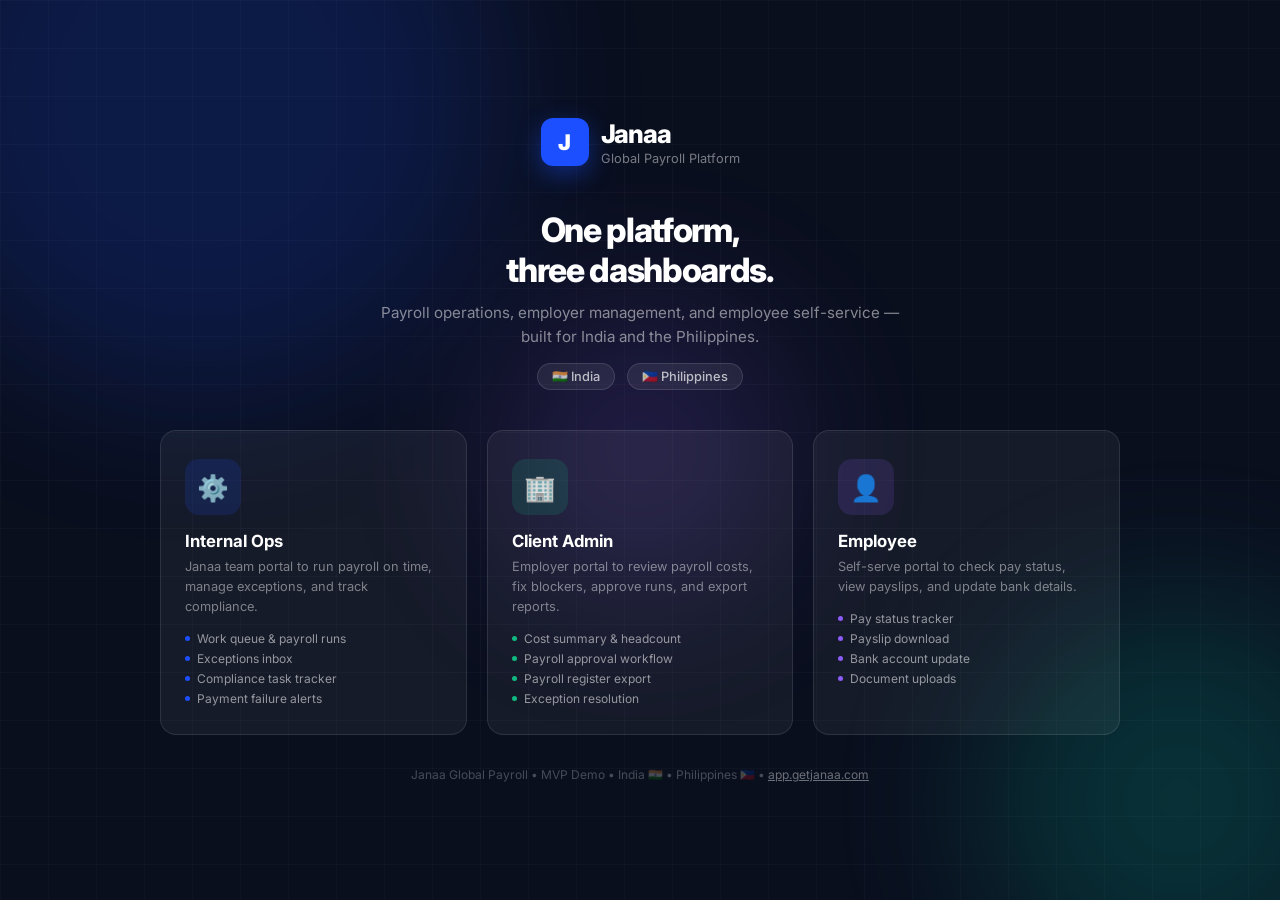
<file: index.html>
<!DOCTYPE html>
<html lang="en">
<head>
  <meta charset="UTF-8">
  <meta name="viewport" content="width=device-width, initial-scale=1.0">
  <title>Janaa — Global Payroll Dashboard</title>
  <link rel="preconnect" href="https://fonts.googleapis.com">
  <link href="https://fonts.googleapis.com/css2?family=Inter:wght@300;400;500;600;700;800&display=swap" rel="stylesheet">
  <style>
    *, *::before, *::after { box-sizing: border-box; margin: 0; padding: 0; }
    html { font-size: 16px; -webkit-font-smoothing: antialiased; }

    body {
      font-family: 'Inter', -apple-system, sans-serif;
      background: #0A0F1E;
      min-height: 100vh;
      display: flex;
      flex-direction: column;
      align-items: center;
      justify-content: center;
      padding: 24px;
      position: relative;
      overflow: hidden;
    }

    /* Animated background */
    .bg-blobs {
      position: fixed; inset: 0; z-index: 0; pointer-events: none;
    }
    .blob {
      position: absolute;
      border-radius: 50%;
      filter: blur(80px);
      opacity: .18;
      animation: blobFloat 8s ease-in-out infinite;
    }
    .blob-1 { width: 600px; height: 600px; background: #1B4FFF; top: -200px; left: -100px; animation-delay: 0s; }
    .blob-2 { width: 400px; height: 400px; background: #00C9A7; bottom: -100px; right: -100px; animation-delay: 3s; }
    .blob-3 { width: 300px; height: 300px; background: #8B5CF6; top: 50%; left: 50%; transform: translate(-50%,-50%); animation-delay: 1.5s; }
    @keyframes blobFloat {
      0%, 100% { transform: translate(0, 0) scale(1); }
      50% { transform: translate(20px, -20px) scale(1.05); }
    }

    /* Grid lines */
    .bg-grid {
      position: fixed; inset: 0; z-index: 0;
      background-image:
        linear-gradient(rgba(255,255,255,.025) 1px, transparent 1px),
        linear-gradient(90deg, rgba(255,255,255,.025) 1px, transparent 1px);
      background-size: 48px 48px;
    }

    .login-container {
      position: relative; z-index: 1;
      width: 100%; max-width: 960px;
    }

    /* Top brand */
    .brand {
      display: flex; align-items: center; gap: 12px;
      margin-bottom: 44px;
      justify-content: center;
    }
    .brand-mark {
      width: 48px; height: 48px;
      background: #1B4FFF;
      border-radius: 12px;
      display: flex; align-items: center; justify-content: center;
      font-weight: 900; font-size: 1.35rem; color: #fff;
      box-shadow: 0 8px 24px rgba(27,79,255,.4);
    }
    .brand-name {
      font-size: 1.6rem; font-weight: 800; color: #fff;
      letter-spacing: -.04em;
    }
    .brand-sub {
      font-size: .8rem; color: rgba(255,255,255,.45);
      margin-top: 2px;
    }

    /* Hero text */
    .hero-text {
      text-align: center;
      margin-bottom: 40px;
    }
    .hero-text h1 {
      font-size: 2.1rem;
      font-weight: 800;
      color: #fff;
      letter-spacing: -.04em;
      margin-bottom: 10px;
      line-height: 1.2;
    }
    .hero-text p {
      font-size: .95rem;
      color: rgba(255,255,255,.5);
      max-width: 520px;
      margin: 0 auto;
      line-height: 1.6;
    }
    .hero-countries {
      display: flex; align-items: center; justify-content: center;
      gap: 12px; margin-top: 14px;
    }
    .country-chip {
      display: flex; align-items: center; gap: 6px;
      background: rgba(255,255,255,.07);
      border: 1px solid rgba(255,255,255,.12);
      border-radius: 99px;
      padding: 5px 14px;
      font-size: .8rem; color: rgba(255,255,255,.7);
      font-weight: 500;
    }

    /* Role cards */
    .roles-grid {
      display: grid;
      grid-template-columns: repeat(3, 1fr);
      gap: 20px;
      margin-bottom: 32px;
    }

    .role-card {
      background: rgba(255,255,255,.05);
      border: 1px solid rgba(255,255,255,.1);
      border-radius: 16px;
      padding: 28px 24px;
      cursor: pointer;
      transition: all .22s ease;
      position: relative;
      overflow: hidden;
    }
    .role-card:hover {
      background: rgba(255,255,255,.09);
      border-color: rgba(255,255,255,.2);
      transform: translateY(-3px);
    }
    .role-card.selected {
      border-color: var(--accent-color);
      background: rgba(var(--accent-rgb), .12);
      box-shadow: 0 0 0 2px var(--accent-color), 0 8px 32px rgba(0,0,0,.2);
    }

    .role-icon {
      width: 56px; height: 56px;
      border-radius: 14px;
      display: flex; align-items: center; justify-content: center;
      font-size: 1.6rem;
      margin-bottom: 16px;
    }

    .role-name {
      font-size: 1.05rem; font-weight: 700; color: #fff;
      margin-bottom: 6px;
    }
    .role-desc {
      font-size: .8rem; color: rgba(255,255,255,.45);
      line-height: 1.55;
      margin-bottom: 14px;
    }

    .role-features {
      display: flex; flex-direction: column; gap: 5px;
    }
    .role-feature {
      display: flex; align-items: center; gap: 7px;
      font-size: .75rem; color: rgba(255,255,255,.55);
    }
    .feature-dot {
      width: 5px; height: 5px;
      border-radius: 50%;
      background: var(--accent-color);
      flex-shrink: 0;
    }

    .role-card-arrow {
      position: absolute; bottom: 20px; right: 20px;
      width: 28px; height: 28px;
      background: var(--accent-color);
      border-radius: 50%;
      display: flex; align-items: center; justify-content: center;
      font-size: .8rem; color: #fff;
      opacity: 0;
      transform: scale(.7);
      transition: all .2s ease;
    }
    .role-card:hover .role-card-arrow,
    .role-card.selected .role-card-arrow {
      opacity: 1; transform: scale(1);
    }

    /* Login panel */
    .login-panel {
      background: rgba(255,255,255,.05);
      border: 1px solid rgba(255,255,255,.1);
      border-radius: 16px;
      padding: 28px;
      margin-bottom: 24px;
      display: none;
    }
    .login-panel.visible { display: block; animation: fadeUp .25s ease; }

    @keyframes fadeUp {
      from { opacity: 0; transform: translateY(12px); }
      to   { opacity: 1; transform: translateY(0); }
    }

    .login-panel h3 {
      font-size: 1rem; font-weight: 700; color: #fff;
      margin-bottom: 20px;
    }

    .demo-users-grid {
      display: grid;
      grid-template-columns: repeat(auto-fill, minmax(240px, 1fr));
      gap: 10px;
      margin-bottom: 20px;
    }

    .demo-user-btn {
      background: rgba(255,255,255,.06);
      border: 1px solid rgba(255,255,255,.1);
      border-radius: 10px;
      padding: 12px 14px;
      cursor: pointer;
      transition: all .18s ease;
      text-align: left;
      display: flex; align-items: center; gap: 12px;
      font-family: 'Inter', sans-serif;
    }
    .demo-user-btn:hover {
      background: rgba(255,255,255,.1);
      border-color: rgba(255,255,255,.2);
      transform: translateY(-1px);
    }
    .demo-user-btn.active {
      border-color: var(--accent-color);
      background: rgba(var(--accent-rgb), .12);
    }

    .demo-avatar {
      width: 38px; height: 38px;
      border-radius: 50%;
      display: flex; align-items: center; justify-content: center;
      font-weight: 700; font-size: .85rem; color: #fff;
      flex-shrink: 0;
    }

    .demo-user-name  { font-size: .85rem; font-weight: 600; color: #fff; margin-bottom: 2px; }
    .demo-user-meta  { font-size: .74rem; color: rgba(255,255,255,.45); }

    .login-cta {
      display: flex; gap: 10px; align-items: center; flex-wrap: wrap;
    }

    .btn-login {
      flex: 1;
      min-width: 180px;
      padding: 13px 24px;
      border-radius: 10px;
      font-size: .9rem;
      font-weight: 700;
      cursor: pointer;
      border: none;
      font-family: 'Inter', sans-serif;
      transition: all .18s ease;
      display: flex; align-items: center; justify-content: center; gap: 8px;
    }
    .btn-login:disabled { opacity: .4; cursor: not-allowed; }

    .or-divider {
      font-size: .78rem; color: rgba(255,255,255,.3);
      white-space: nowrap;
    }

    /* Footer */
    .login-footer {
      text-align: center;
      font-size: .75rem; color: rgba(255,255,255,.25);
    }
    .login-footer a { color: rgba(255,255,255,.4); }

    /* Selection badge on role card */
    .selected-badge {
      position: absolute; top: 14px; right: 14px;
      font-size: .7rem; font-weight: 700;
      background: var(--accent-color);
      color: #fff;
      padding: 2px 8px;
      border-radius: 99px;
      display: none;
    }
    .role-card.selected .selected-badge { display: block; }

    @media (max-width: 768px) {
      .roles-grid { grid-template-columns: 1fr; }
      .hero-text h1 { font-size: 1.6rem; }
    }
  </style>
</head>
<body>
  <div class="bg-grid"></div>
  <div class="bg-blobs">
    <div class="blob blob-1"></div>
    <div class="blob blob-2"></div>
    <div class="blob blob-3"></div>
  </div>

  <div class="login-container">
    <!-- Brand -->
    <div class="brand">
      <div class="brand-mark">J</div>
      <div>
        <div class="brand-name">Janaa</div>
        <div class="brand-sub">Global Payroll Platform</div>
      </div>
    </div>

    <!-- Hero -->
    <div class="hero-text">
      <h1>One platform,<br>three dashboards.</h1>
      <p>Payroll operations, employer management, and employee self-service — built for India and the Philippines.</p>
      <div class="hero-countries">
        <div class="country-chip">🇮🇳 India</div>
        <div class="country-chip">🇵🇭 Philippines</div>
      </div>
    </div>

    <!-- Role Selector -->
    <div class="roles-grid" id="rolesGrid">

      <!-- Internal Ops -->
      <div class="role-card" data-role="ops"
           style="--accent-color:#1B4FFF; --accent-rgb:27,79,255"
           onclick="selectRole('ops')">
        <span class="selected-badge">Selected ✓</span>
        <div class="role-icon" style="background:rgba(27,79,255,.15)">⚙️</div>
        <div class="role-name">Internal Ops</div>
        <div class="role-desc">Janaa team portal to run payroll on time, manage exceptions, and track compliance.</div>
        <div class="role-features">
          <div class="role-feature"><span class="feature-dot"></span>Work queue & payroll runs</div>
          <div class="role-feature"><span class="feature-dot"></span>Exceptions inbox</div>
          <div class="role-feature"><span class="feature-dot"></span>Compliance task tracker</div>
          <div class="role-feature"><span class="feature-dot"></span>Payment failure alerts</div>
        </div>
        <div class="role-card-arrow">→</div>
      </div>

      <!-- Client Admin -->
      <div class="role-card" data-role="admin"
           style="--accent-color:#10B981; --accent-rgb:16,185,129"
           onclick="selectRole('admin')">
        <span class="selected-badge">Selected ✓</span>
        <div class="role-icon" style="background:rgba(16,185,129,.15)">🏢</div>
        <div class="role-name">Client Admin</div>
        <div class="role-desc">Employer portal to review payroll costs, fix blockers, approve runs, and export reports.</div>
        <div class="role-features">
          <div class="role-feature"><span class="feature-dot"></span>Cost summary & headcount</div>
          <div class="role-feature"><span class="feature-dot"></span>Payroll approval workflow</div>
          <div class="role-feature"><span class="feature-dot"></span>Payroll register export</div>
          <div class="role-feature"><span class="feature-dot"></span>Exception resolution</div>
        </div>
        <div class="role-card-arrow">→</div>
      </div>

      <!-- Employee -->
      <div class="role-card" data-role="employee"
           style="--accent-color:#8B5CF6; --accent-rgb:139,92,246"
           onclick="selectRole('employee')">
        <span class="selected-badge">Selected ✓</span>
        <div class="role-icon" style="background:rgba(139,92,246,.15)">👤</div>
        <div class="role-name">Employee</div>
        <div class="role-desc">Self-serve portal to check pay status, view payslips, and update bank details.</div>
        <div class="role-features">
          <div class="role-feature"><span class="feature-dot"></span>Pay status tracker</div>
          <div class="role-feature"><span class="feature-dot"></span>Payslip download</div>
          <div class="role-feature"><span class="feature-dot"></span>Bank account update</div>
          <div class="role-feature"><span class="feature-dot"></span>Document uploads</div>
        </div>
        <div class="role-card-arrow">→</div>
      </div>
    </div>

    <!-- Login Panel (shown after role selection) -->
    <div class="login-panel" id="loginPanel">
      <h3 id="loginPanelTitle">Choose a demo user</h3>
      <div class="demo-users-grid" id="demoUsersGrid"></div>
      <div class="login-cta">
        <button class="btn-login" id="enterBtn"
                style="background:#1B4FFF; color:#fff"
                onclick="enterDashboard()" disabled>
          <span>Enter Dashboard</span>
          <span>→</span>
        </button>
      </div>
    </div>

    <div class="login-footer">
      Janaa Global Payroll &bull; MVP Demo &bull; India 🇮🇳 &bull; Philippines 🇵🇭 &bull;
      <a href="#">app.getjanaa.com</a>
    </div>
  </div>

  <script>
    const DEMO_USERS = {
      ops: [
        { id: 'OPS001', name: 'Neha Singh',  email: 'neha.singh@getjanaa.com',    role: 'ops', country: 'India',       avatar: '#1B4FFF', company: 'Janaa',       position: 'Payroll Ops Specialist' },
        { id: 'OPS002', name: 'Mark Aquino', email: 'mark.aquino@getjanaa.com',   role: 'ops', country: 'Philippines', avatar: '#1340CC', company: 'Janaa',       position: 'Payroll Ops Specialist' },
      ],
      admin: [
        { id: 'ADM001', name: 'Ravi Kumar',    email: 'ravi.kumar@techcorp.in',       role: 'admin', country: 'India',       avatar: '#10B981', company: 'TechCorp India', position: 'HR & Finance Director' },
        { id: 'ADM002', name: 'Jennifer Tan',  email: 'jennifer.tan@globalops.ph',    role: 'admin', country: 'Philippines', avatar: '#059669', company: 'GlobalOps PH',  position: 'HR Director' },
      ],
      employee: [
        { id: 'EMP001', name: 'Priya Sharma',      email: 'priya.sharma@techcorp.in',    role: 'employee', country: 'India',       avatar: '#8B5CF6', company: 'TechCorp India', position: 'Senior Software Engineer' },
        { id: 'EMP002', name: 'Rahul Mehta',        email: 'rahul.mehta@techcorp.in',     role: 'employee', country: 'India',       avatar: '#7C3AED', company: 'TechCorp India', position: 'Product Manager' },
        { id: 'EMP006', name: 'Maria Santos',       email: 'maria.santos@globalops.ph',   role: 'employee', country: 'Philippines', avatar: '#6D28D9', company: 'GlobalOps PH',  position: 'Operations Lead' },
        { id: 'EMP009', name: 'Carlos Dela Rosa',   email: 'carlos.dr@globalops.ph',      role: 'employee', country: 'Philippines', avatar: '#5B21B6', company: 'GlobalOps PH',  position: 'Backend Developer' },
      ]
    };

    const ROLE_CONFIG = {
      ops:      { accent: '#1B4FFF', rgb: '27,79,255',    dest: 'ops.html',   label: 'Internal Ops' },
      admin:    { accent: '#10B981', rgb: '16,185,129',   dest: 'admin.html', label: 'Client Admin'  },
      employee: { accent: '#8B5CF6', rgb: '139,92,246',   dest: 'me.html',    label: 'Employee'      },
    };

    let selectedRole = null;
    let selectedUser = null;

    function initials(name) {
      return name.split(' ').map(w => w[0]).join('').substring(0, 2).toUpperCase();
    }

    function selectRole(role) {
      selectedRole = role;
      selectedUser = null;

      // Update card styles
      document.querySelectorAll('.role-card').forEach(c => c.classList.remove('selected'));
      document.querySelector(`[data-role="${role}"]`).classList.add('selected');

      // Show panel
      const panel   = document.getElementById('loginPanel');
      const title   = document.getElementById('loginPanelTitle');
      const grid    = document.getElementById('demoUsersGrid');
      const enterBtn = document.getElementById('enterBtn');
      const cfg = ROLE_CONFIG[role];

      title.textContent = `Choose a demo ${cfg.label} user`;
      enterBtn.style.background = cfg.accent;
      enterBtn.disabled = true;

      const users = DEMO_USERS[role];
      grid.innerHTML = users.map(u => `
        <button class="demo-user-btn" data-uid="${u.id}" onclick="selectUser('${u.id}', '${role}')"
                style="--accent-color:${cfg.accent}; --accent-rgb:${cfg.rgb}">
          <div class="demo-avatar" style="background:${u.avatar}">${initials(u.name)}</div>
          <div>
            <div class="demo-user-name">${u.name}</div>
            <div class="demo-user-meta">${u.position} &bull; ${u.country === 'India' ? '🇮🇳' : '🇵🇭'} ${u.country}</div>
            <div class="demo-user-meta">${u.company}</div>
          </div>
        </button>
      `).join('');

      panel.classList.add('visible');
      panel.scrollIntoView({ behavior: 'smooth', block: 'nearest' });
    }

    function selectUser(uid, role) {
      const users = DEMO_USERS[role];
      selectedUser = users.find(u => u.id === uid);

      document.querySelectorAll('.demo-user-btn').forEach(b => b.classList.remove('active'));
      document.querySelector(`[data-uid="${uid}"]`).classList.add('active');

      document.getElementById('enterBtn').disabled = false;
    }

    function enterDashboard() {
      if (!selectedUser) return;
      // Save to localStorage
      const session = {
        id:        selectedUser.id,
        name:      selectedUser.name,
        email:     selectedUser.email,
        role:      selectedUser.role,
        country:   selectedUser.country,
        company:   selectedUser.company,
        position:  selectedUser.position,
        client_id: selectedUser.id.startsWith('ADM') ?
          (selectedUser.company === 'TechCorp India' ? 'CLIENT01' : 'CLIENT02') :
          (selectedUser.country === 'India' ? 'CLIENT01' : 'CLIENT02')
      };
      localStorage.setItem('janaa_user', JSON.stringify(session));
      const btn = document.getElementById('enterBtn');
      btn.innerHTML = '<span>Loading…</span>';
      btn.disabled = true;
      setTimeout(() => {
        window.location.href = ROLE_CONFIG[selectedUser.role].dest;
      }, 600);
    }

    // Auto-redirect if already logged in
    const existing = localStorage.getItem('janaa_user');
    if (existing) {
      try {
        const u = JSON.parse(existing);
        const dest = ROLE_CONFIG[u.role]?.dest;
        if (dest) window.location.href = dest;
      } catch(e) {}
    }
  </script>
</body>
</html>
</file>
<file: css/main.css>
/* =============================================
   Janaa Global Payroll Dashboard — Main CSS
   ============================================= */

:root {
  --primary:       #1B4FFF;
  --primary-dark:  #1340CC;
  --primary-light: #EEF2FF;
  --accent:        #00C9A7;
  --accent-dark:   #00A88C;
  --danger:        #EF4444;
  --danger-light:  #FEF2F2;
  --warning:       #F59E0B;
  --warning-light: #FFFBEB;
  --success:       #10B981;
  --success-light: #ECFDF5;
  --purple:        #8B5CF6;
  --purple-light:  #F5F3FF;

  --gray-50:  #F9FAFB;
  --gray-100: #F3F4F6;
  --gray-200: #E5E7EB;
  --gray-300: #D1D5DB;
  --gray-400: #9CA3AF;
  --gray-500: #6B7280;
  --gray-600: #4B5563;
  --gray-700: #374151;
  --gray-800: #1F2937;
  --gray-900: #111827;

  --sidebar-w: 240px;
  --topbar-h:  64px;
  --radius:    10px;
  --radius-sm: 6px;
  --shadow:    0 1px 4px rgba(0,0,0,.08), 0 4px 16px rgba(0,0,0,.06);
  --shadow-sm: 0 1px 3px rgba(0,0,0,.07);
  --transition: .18s ease;

  --font: 'Inter', -apple-system, BlinkMacSystemFont, 'Segoe UI', sans-serif;
}

*, *::before, *::after { box-sizing: border-box; margin: 0; padding: 0; }

html { font-size: 16px; -webkit-font-smoothing: antialiased; }

body {
  font-family: var(--font);
  background: var(--gray-50);
  color: var(--gray-800);
  line-height: 1.5;
}

a { text-decoration: none; color: inherit; }
ul { list-style: none; }
button { cursor: pointer; font-family: var(--font); }
img { display: block; max-width: 100%; }

/* ─── TYPOGRAPHY ─── */
h1 { font-size: 1.75rem; font-weight: 700; }
h2 { font-size: 1.35rem; font-weight: 700; }
h3 { font-size: 1.1rem;  font-weight: 600; }
h4 { font-size: .95rem;  font-weight: 600; }
p  { font-size: .9rem; color: var(--gray-600); }

/* ─── LAYOUT SHELL ─── */
.app-shell {
  display: flex;
  min-height: 100vh;
}

/* ─── SIDEBAR ─── */
.sidebar {
  width: var(--sidebar-w);
  background: var(--gray-900);
  color: #fff;
  display: flex;
  flex-direction: column;
  position: fixed;
  top: 0; left: 0; bottom: 0;
  z-index: 100;
  transition: transform var(--transition);
}

.sidebar-logo {
  display: flex;
  align-items: center;
  gap: 10px;
  padding: 20px 20px 16px;
  border-bottom: 1px solid rgba(255,255,255,.08);
}

.sidebar-logo .logo-mark {
  width: 34px; height: 34px;
  background: var(--primary);
  border-radius: 8px;
  display: flex; align-items: center; justify-content: center;
  font-weight: 800; font-size: .95rem; color: #fff;
  letter-spacing: -.5px;
}

.sidebar-logo .logo-text {
  font-weight: 700; font-size: 1.05rem;
  letter-spacing: -.3px;
}

.sidebar-logo .logo-sub {
  font-size: .68rem; color: var(--gray-400);
  margin-top: 1px;
  display: block;
}

.sidebar-role-badge {
  margin: 12px 16px;
  background: rgba(255,255,255,.07);
  border-radius: var(--radius-sm);
  padding: 8px 12px;
  font-size: .75rem;
  color: var(--gray-400);
}
.sidebar-role-badge strong {
  display: block;
  color: #fff;
  font-size: .82rem;
  margin-bottom: 2px;
}

.sidebar-nav { flex: 1; padding: 8px 0; overflow-y: auto; }

.nav-section-label {
  font-size: .65rem;
  text-transform: uppercase;
  letter-spacing: .08em;
  color: var(--gray-500);
  padding: 14px 20px 6px;
}

.nav-item {
  display: flex;
  align-items: center;
  gap: 10px;
  padding: 9px 20px;
  font-size: .855rem;
  color: var(--gray-400);
  border-radius: 0;
  transition: background var(--transition), color var(--transition);
  position: relative;
}
.nav-item:hover { background: rgba(255,255,255,.06); color: #fff; }
.nav-item.active {
  background: rgba(27,79,255,.25);
  color: #fff;
}
.nav-item.active::before {
  content: '';
  position: absolute;
  left: 0; top: 0; bottom: 0;
  width: 3px;
  background: var(--primary);
  border-radius: 0 3px 3px 0;
}
.nav-item .nav-icon {
  width: 18px; height: 18px;
  flex-shrink: 0;
  opacity: .7;
}
.nav-item.active .nav-icon,
.nav-item:hover .nav-icon { opacity: 1; }

.nav-badge {
  margin-left: auto;
  background: var(--danger);
  color: #fff;
  font-size: .65rem;
  font-weight: 700;
  padding: 1px 6px;
  border-radius: 99px;
}

.sidebar-footer {
  padding: 16px;
  border-top: 1px solid rgba(255,255,255,.08);
}

.user-card {
  display: flex;
  align-items: center;
  gap: 10px;
  padding: 8px 10px;
  border-radius: var(--radius-sm);
  transition: background var(--transition);
}
.user-card:hover { background: rgba(255,255,255,.06); }
.user-avatar {
  width: 32px; height: 32px;
  border-radius: 50%;
  background: var(--primary);
  display: flex; align-items: center; justify-content: center;
  font-weight: 700; font-size: .8rem; color: #fff;
  flex-shrink: 0;
}
.user-info .user-name  { font-size: .82rem; font-weight: 600; color: #fff; }
.user-info .user-email { font-size: .72rem; color: var(--gray-500); }
.sign-out-btn {
  margin-left: auto;
  background: none; border: none;
  color: var(--gray-500);
  font-size: .75rem;
  padding: 4px 6px;
  border-radius: 4px;
  transition: color var(--transition);
}
.sign-out-btn:hover { color: var(--danger); }

/* ─── MAIN CONTENT ─── */
.main-content {
  margin-left: var(--sidebar-w);
  flex: 1;
  min-height: 100vh;
  display: flex;
  flex-direction: column;
}

/* ─── TOPBAR ─── */
.topbar {
  height: var(--topbar-h);
  background: #fff;
  border-bottom: 1px solid var(--gray-200);
  display: flex;
  align-items: center;
  padding: 0 28px;
  gap: 16px;
  position: sticky;
  top: 0;
  z-index: 50;
}

.topbar-title {
  font-size: 1.1rem;
  font-weight: 700;
  color: var(--gray-900);
  flex: 1;
}

.topbar-period {
  display: flex;
  align-items: center;
  gap: 8px;
  background: var(--gray-100);
  border: 1px solid var(--gray-200);
  border-radius: var(--radius-sm);
  padding: 6px 12px;
  font-size: .82rem;
  color: var(--gray-700);
  font-weight: 500;
}

.topbar-actions { display: flex; align-items: center; gap: 10px; }

.btn {
  display: inline-flex;
  align-items: center;
  gap: 6px;
  padding: 8px 16px;
  border-radius: var(--radius-sm);
  font-size: .83rem;
  font-weight: 600;
  border: none;
  transition: background var(--transition), color var(--transition), box-shadow var(--transition);
  white-space: nowrap;
}
.btn-primary {
  background: var(--primary);
  color: #fff;
}
.btn-primary:hover { background: var(--primary-dark); box-shadow: 0 2px 8px rgba(27,79,255,.3); }

.btn-secondary {
  background: #fff;
  color: var(--gray-700);
  border: 1px solid var(--gray-200);
}
.btn-secondary:hover { background: var(--gray-50); border-color: var(--gray-300); }

.btn-success {
  background: var(--success);
  color: #fff;
}
.btn-success:hover { background: #0da371; }

.btn-danger {
  background: var(--danger);
  color: #fff;
}
.btn-danger:hover { background: #DC2626; }

.btn-warning {
  background: var(--warning);
  color: #fff;
}
.btn-sm { padding: 5px 11px; font-size: .78rem; }
.btn-xs { padding: 3px 8px; font-size: .73rem; }

/* ─── PAGE CONTENT ─── */
.page-content {
  padding: 24px 28px 40px;
  flex: 1;
}

/* ─── STAT CARDS ─── */
.stat-grid {
  display: grid;
  grid-template-columns: repeat(auto-fill, minmax(220px, 1fr));
  gap: 16px;
  margin-bottom: 24px;
}

.stat-card {
  background: #fff;
  border-radius: var(--radius);
  padding: 20px 22px;
  box-shadow: var(--shadow-sm);
  border: 1px solid var(--gray-200);
  display: flex;
  align-items: flex-start;
  gap: 14px;
  position: relative;
  overflow: hidden;
  transition: box-shadow var(--transition), transform var(--transition);
}
.stat-card:hover { box-shadow: var(--shadow); transform: translateY(-1px); }

.stat-icon {
  width: 44px; height: 44px;
  border-radius: 10px;
  display: flex; align-items: center; justify-content: center;
  flex-shrink: 0;
  font-size: 1.2rem;
}

.stat-info .stat-label {
  font-size: .76rem;
  color: var(--gray-500);
  font-weight: 500;
  text-transform: uppercase;
  letter-spacing: .04em;
  margin-bottom: 4px;
}

.stat-info .stat-value {
  font-size: 1.55rem;
  font-weight: 800;
  color: var(--gray-900);
  line-height: 1.1;
  letter-spacing: -.02em;
}

.stat-info .stat-sub {
  font-size: .75rem;
  color: var(--gray-500);
  margin-top: 4px;
}

.stat-info .stat-sub.positive { color: var(--success); }
.stat-info .stat-sub.negative { color: var(--danger); }

/* ─── CARDS / PANELS ─── */
.card {
  background: #fff;
  border-radius: var(--radius);
  border: 1px solid var(--gray-200);
  box-shadow: var(--shadow-sm);
  overflow: hidden;
  margin-bottom: 20px;
}

.card-header {
  display: flex;
  align-items: center;
  gap: 10px;
  padding: 16px 20px;
  border-bottom: 1px solid var(--gray-100);
}

.card-title {
  font-size: .95rem;
  font-weight: 700;
  color: var(--gray-900);
  flex: 1;
}

.card-body { padding: 16px 20px; }

/* ─── TABLES ─── */
.table-wrapper { overflow-x: auto; }

table {
  width: 100%;
  border-collapse: collapse;
  font-size: .84rem;
}

thead th {
  background: var(--gray-50);
  color: var(--gray-500);
  font-weight: 600;
  font-size: .75rem;
  text-transform: uppercase;
  letter-spacing: .05em;
  padding: 10px 16px;
  text-align: left;
  border-bottom: 1px solid var(--gray-200);
  white-space: nowrap;
}

tbody tr {
  border-bottom: 1px solid var(--gray-100);
  transition: background var(--transition);
}
tbody tr:last-child { border-bottom: none; }
tbody tr:hover { background: var(--gray-50); }

tbody td {
  padding: 11px 16px;
  color: var(--gray-700);
  vertical-align: middle;
}

.td-primary { font-weight: 600; color: var(--gray-900); }
.td-mono    { font-family: 'Courier New', monospace; font-size: .82rem; }
.td-right   { text-align: right; }
.td-center  { text-align: center; }

/* ─── BADGES ─── */
.badge {
  display: inline-flex;
  align-items: center;
  gap: 4px;
  padding: 3px 9px;
  border-radius: 99px;
  font-size: .72rem;
  font-weight: 600;
  white-space: nowrap;
}

.badge-blue      { background: var(--primary-light); color: var(--primary); }
.badge-green     { background: var(--success-light);  color: var(--success); }
.badge-yellow    { background: var(--warning-light);  color: #92400E; }
.badge-red       { background: var(--danger-light);   color: var(--danger); }
.badge-purple    { background: var(--purple-light);   color: var(--purple); }
.badge-gray      { background: var(--gray-100);        color: var(--gray-600); }

/* Status → badge mapping (no @apply - plain CSS) */
.status-paid             { background: var(--success-light); color: var(--success); }
.status-pending_approval { background: var(--warning-light); color: #92400E; }
.status-processing       { background: var(--primary-light); color: var(--primary); }
.status-draft            { background: var(--gray-100);      color: var(--gray-600); }
.status-failed           { background: var(--danger-light);  color: var(--danger); }
.status-approved         { background: var(--success-light); color: var(--success); }

/* ─── CHECKLIST ─── */
.checklist { display: flex; flex-direction: column; gap: 10px; }

.check-item {
  display: flex;
  align-items: flex-start;
  gap: 12px;
  padding: 12px 14px;
  border-radius: var(--radius-sm);
  background: var(--gray-50);
  border: 1px solid var(--gray-200);
  transition: background var(--transition);
}
.check-item:hover { background: var(--gray-100); }

.check-item.done   { background: var(--success-light); border-color: #A7F3D0; }
.check-item.blocked{ background: var(--danger-light);  border-color: #FECACA; }
.check-item.active { background: #EFF6FF;              border-color: #BFDBFE; }
.check-item.warn   { background: var(--warning-light); border-color: #FDE68A; }

.check-toggle {
  width: 20px; height: 20px;
  border-radius: 50%;
  border: 2px solid var(--gray-300);
  background: #fff;
  flex-shrink: 0;
  margin-top: 1px;
  display: flex; align-items: center; justify-content: center;
  font-size: .7rem;
  cursor: pointer;
  transition: background var(--transition), border-color var(--transition);
}
.check-item.done .check-toggle {
  background: var(--success);
  border-color: var(--success);
  color: #fff;
}
.check-item.blocked .check-toggle {
  background: var(--danger);
  border-color: var(--danger);
  color: #fff;
}
.check-item.active .check-toggle {
  border-color: var(--primary);
  background: #fff;
}

.check-content { flex: 1; }
.check-title   { font-size: .875rem; font-weight: 600; color: var(--gray-800); margin-bottom: 2px; }
.check-desc    { font-size: .78rem; color: var(--gray-500); }
.check-meta    { display: flex; align-items: center; gap: 8px; margin-top: 6px; flex-wrap: wrap; }

/* ─── EXCEPTION ITEMS ─── */
.exception-item {
  display: flex;
  align-items: flex-start;
  gap: 12px;
  padding: 14px 16px;
  border-radius: var(--radius-sm);
  border-left: 4px solid var(--gray-300);
  background: #fff;
  border: 1px solid var(--gray-200);
  border-left: 4px solid var(--gray-300);
  margin-bottom: 8px;
  transition: box-shadow var(--transition);
}
.exception-item:hover { box-shadow: var(--shadow-sm); }
.exception-item.sev-high   { border-left-color: var(--danger); }
.exception-item.sev-medium { border-left-color: var(--warning); }
.exception-item.sev-low    { border-left-color: var(--success); }

.exception-icon {
  width: 36px; height: 36px;
  border-radius: 8px;
  display: flex; align-items: center; justify-content: center;
  font-size: 1rem;
  flex-shrink: 0;
}

.exception-body { flex: 1; }
.exception-title { font-size: .875rem; font-weight: 600; color: var(--gray-900); margin-bottom: 3px; }
.exception-desc  { font-size: .8rem; color: var(--gray-500); line-height: 1.45; }
.exception-footer{ display: flex; align-items: center; gap: 8px; margin-top: 8px; flex-wrap: wrap; }

/* ─── MODALS ─── */
.modal-overlay {
  position: fixed;
  inset: 0;
  background: rgba(0,0,0,.45);
  z-index: 999;
  display: flex;
  align-items: center;
  justify-content: center;
  padding: 20px;
  opacity: 0;
  pointer-events: none;
  transition: opacity .2s ease;
}
.modal-overlay.open {
  opacity: 1;
  pointer-events: all;
}

.modal {
  background: #fff;
  border-radius: var(--radius);
  box-shadow: 0 20px 60px rgba(0,0,0,.2);
  width: 100%;
  max-width: 520px;
  max-height: 90vh;
  overflow-y: auto;
  transform: translateY(8px);
  transition: transform .2s ease;
}
.modal-overlay.open .modal { transform: translateY(0); }

.modal-header {
  display: flex;
  align-items: center;
  padding: 18px 22px;
  border-bottom: 1px solid var(--gray-100);
  gap: 12px;
}
.modal-title { font-size: 1rem; font-weight: 700; flex: 1; color: var(--gray-900); }
.modal-close {
  background: none; border: none;
  color: var(--gray-400);
  font-size: 1.2rem;
  padding: 4px 8px;
  border-radius: var(--radius-sm);
}
.modal-close:hover { background: var(--gray-100); color: var(--gray-700); }

.modal-body { padding: 20px 22px; }
.modal-footer {
  padding: 14px 22px;
  border-top: 1px solid var(--gray-100);
  display: flex;
  justify-content: flex-end;
  gap: 10px;
}

/* ─── FORM ELEMENTS ─── */
.form-group { margin-bottom: 16px; }
.form-label {
  display: block;
  font-size: .8rem;
  font-weight: 600;
  color: var(--gray-700);
  margin-bottom: 5px;
}
.form-input, .form-select, .form-textarea {
  width: 100%;
  padding: 8px 12px;
  border: 1px solid var(--gray-200);
  border-radius: var(--radius-sm);
  font-size: .85rem;
  font-family: var(--font);
  color: var(--gray-800);
  background: #fff;
  transition: border-color var(--transition), box-shadow var(--transition);
}
.form-input:focus, .form-select:focus, .form-textarea:focus {
  outline: none;
  border-color: var(--primary);
  box-shadow: 0 0 0 3px rgba(27,79,255,.12);
}

/* ─── PROGRESS BAR ─── */
.progress-bar {
  height: 6px;
  background: var(--gray-200);
  border-radius: 99px;
  overflow: hidden;
}
.progress-fill {
  height: 100%;
  border-radius: 99px;
  transition: width .4s ease;
}

/* ─── ALERT BANNERS ─── */
.alert {
  display: flex;
  align-items: flex-start;
  gap: 12px;
  padding: 12px 16px;
  border-radius: var(--radius-sm);
  margin-bottom: 16px;
  font-size: .84rem;
}
.alert-warning { background: var(--warning-light); color: #92400E; border: 1px solid #FDE68A; }
.alert-danger   { background: var(--danger-light);  color: #991B1B;  border: 1px solid #FECACA; }
.alert-success  { background: var(--success-light); color: #065F46; border: 1px solid #A7F3D0; }
.alert-info     { background: var(--primary-light); color: #1E40AF; border: 1px solid #BFDBFE; }
.alert-icon { font-size: 1rem; margin-top: 1px; flex-shrink: 0; }
.alert-body { flex: 1; }
.alert-title { font-weight: 700; margin-bottom: 2px; }

/* ─── PAYSLIP ─── */
.payslip-doc {
  background: #fff;
  border: 1px solid var(--gray-200);
  border-radius: var(--radius);
  padding: 28px 32px;
  max-width: 620px;
  margin: 0 auto;
  font-size: .87rem;
}

.payslip-header { display: flex; justify-content: space-between; align-items: flex-start; margin-bottom: 24px; }
.payslip-company { font-size: .95rem; font-weight: 700; color: var(--gray-900); }
.payslip-period  { font-size: .8rem; color: var(--gray-500); margin-top: 2px; }
.payslip-powered { font-size: .7rem; color: var(--gray-400); background: var(--gray-100); padding: 3px 8px; border-radius: 99px; }

.payslip-employee-grid { display: grid; grid-template-columns: 1fr 1fr; gap: 8px 24px; margin-bottom: 24px; padding: 16px; background: var(--gray-50); border-radius: var(--radius-sm); }
.payslip-field-label { font-size: .72rem; color: var(--gray-500); font-weight: 500; text-transform: uppercase; }
.payslip-field-value { font-size: .85rem; color: var(--gray-800); font-weight: 600; }

.payslip-table { width: 100%; margin-bottom: 16px; }
.payslip-table th { font-size: .72rem; text-transform: uppercase; color: var(--gray-500); padding: 8px 0; border-bottom: 2px solid var(--gray-200); text-align: left; }
.payslip-table th:last-child { text-align: right; }
.payslip-table td { padding: 7px 0; border-bottom: 1px solid var(--gray-100); color: var(--gray-700); font-size: .84rem; }
.payslip-table td:last-child { text-align: right; font-weight: 600; }
.payslip-table .total-row td { border-top: 2px solid var(--gray-300); font-weight: 700; color: var(--gray-900); font-size: .9rem; padding-top: 12px; }

.payslip-net {
  background: var(--primary);
  color: #fff;
  border-radius: var(--radius-sm);
  padding: 14px 20px;
  display: flex;
  justify-content: space-between;
  align-items: center;
  margin-top: 16px;
}
.payslip-net .net-label { font-size: .85rem; opacity: .85; }
.payslip-net .net-amount { font-size: 1.3rem; font-weight: 800; letter-spacing: -.02em; }

/* ─── EMPTY STATES ─── */
.empty-state {
  text-align: center;
  padding: 48px 24px;
}
.empty-state .empty-icon { font-size: 2.5rem; margin-bottom: 12px; opacity: .5; }
.empty-state h3 { color: var(--gray-600); margin-bottom: 6px; }
.empty-state p  { font-size: .84rem; color: var(--gray-400); }

/* ─── TABS ─── */
.tabs {
  display: flex;
  gap: 4px;
  border-bottom: 1px solid var(--gray-200);
  margin-bottom: 20px;
  overflow-x: auto;
}

.tab-btn {
  padding: 9px 16px;
  font-size: .84rem;
  font-weight: 600;
  color: var(--gray-500);
  background: none;
  border: none;
  border-bottom: 2px solid transparent;
  margin-bottom: -1px;
  white-space: nowrap;
  transition: color var(--transition), border-color var(--transition);
}
.tab-btn.active, .tab-btn:hover { color: var(--primary); border-bottom-color: var(--primary); }

.tab-panel { display: none; }
.tab-panel.active { display: block; }

/* ─── COUNTRY FLAGS ─── */
.flag { font-size: 1.1rem; line-height: 1; }

/* ─── GRID LAYOUTS ─── */
.grid-2 { display: grid; grid-template-columns: 1fr 1fr; gap: 20px; }
.grid-3 { display: grid; grid-template-columns: 1fr 1fr 1fr; gap: 20px; }
.grid-1-2 { display: grid; grid-template-columns: 1fr 2fr; gap: 20px; }
.grid-2-1 { display: grid; grid-template-columns: 2fr 1fr; gap: 20px; }

/* ─── NOTIFICATION DOT ─── */
.notif-dot {
  width: 8px; height: 8px;
  background: var(--danger);
  border-radius: 50%;
  display: inline-block;
  flex-shrink: 0;
}

/* ─── RESPONSIVE ─── */
@media (max-width: 1024px) {
  .grid-2, .grid-3, .grid-1-2, .grid-2-1 { grid-template-columns: 1fr; }
}

@media (max-width: 768px) {
  :root { --sidebar-w: 0px; }
  .sidebar { transform: translateX(-240px); width: 240px; }
  .sidebar.open { transform: translateX(0); }
  .main-content { margin-left: 0; }
  .page-content { padding: 16px; }
  .stat-grid { grid-template-columns: 1fr 1fr; }
  .topbar { padding: 0 16px; }
  .mobile-menu-btn { display: flex; }
}

.mobile-menu-btn {
  display: none;
  align-items: center;
  justify-content: center;
  width: 36px; height: 36px;
  background: none;
  border: 1px solid var(--gray-200);
  border-radius: var(--radius-sm);
  color: var(--gray-600);
  font-size: 1rem;
}

/* ─── SCROLLBAR ─── */
::-webkit-scrollbar { width: 5px; height: 5px; }
::-webkit-scrollbar-track { background: transparent; }
::-webkit-scrollbar-thumb { background: var(--gray-300); border-radius: 99px; }

/* ─── UTILITIES ─── */
.text-right  { text-align: right; }
.text-center { text-align: center; }
.flex-center { display: flex; align-items: center; justify-content: center; }
.flex-between{ display: flex; align-items: center; justify-content: space-between; }
.flex-gap-8  { display: flex; align-items: center; gap: 8px; }
.flex-gap-12 { display: flex; align-items: center; gap: 12px; }
.mt-4  { margin-top: 4px; }
.mt-8  { margin-top: 8px; }
.mt-12 { margin-top: 12px; }
.mt-16 { margin-top: 16px; }
.mt-20 { margin-top: 20px; }
.mt-24 { margin-top: 24px; }
.mb-8  { margin-bottom: 8px; }
.mb-16 { margin-bottom: 16px; }
.mb-20 { margin-bottom: 20px; }
.hidden { display: none !important; }
.truncate { overflow: hidden; text-overflow: ellipsis; white-space: nowrap; }
.fw-600 { font-weight: 600; }
.fw-700 { font-weight: 700; }
.color-primary { color: var(--primary); }
.color-success { color: var(--success); }
.color-danger  { color: var(--danger); }
.color-warning { color: var(--warning); }
.color-muted   { color: var(--gray-500); }
</file>
